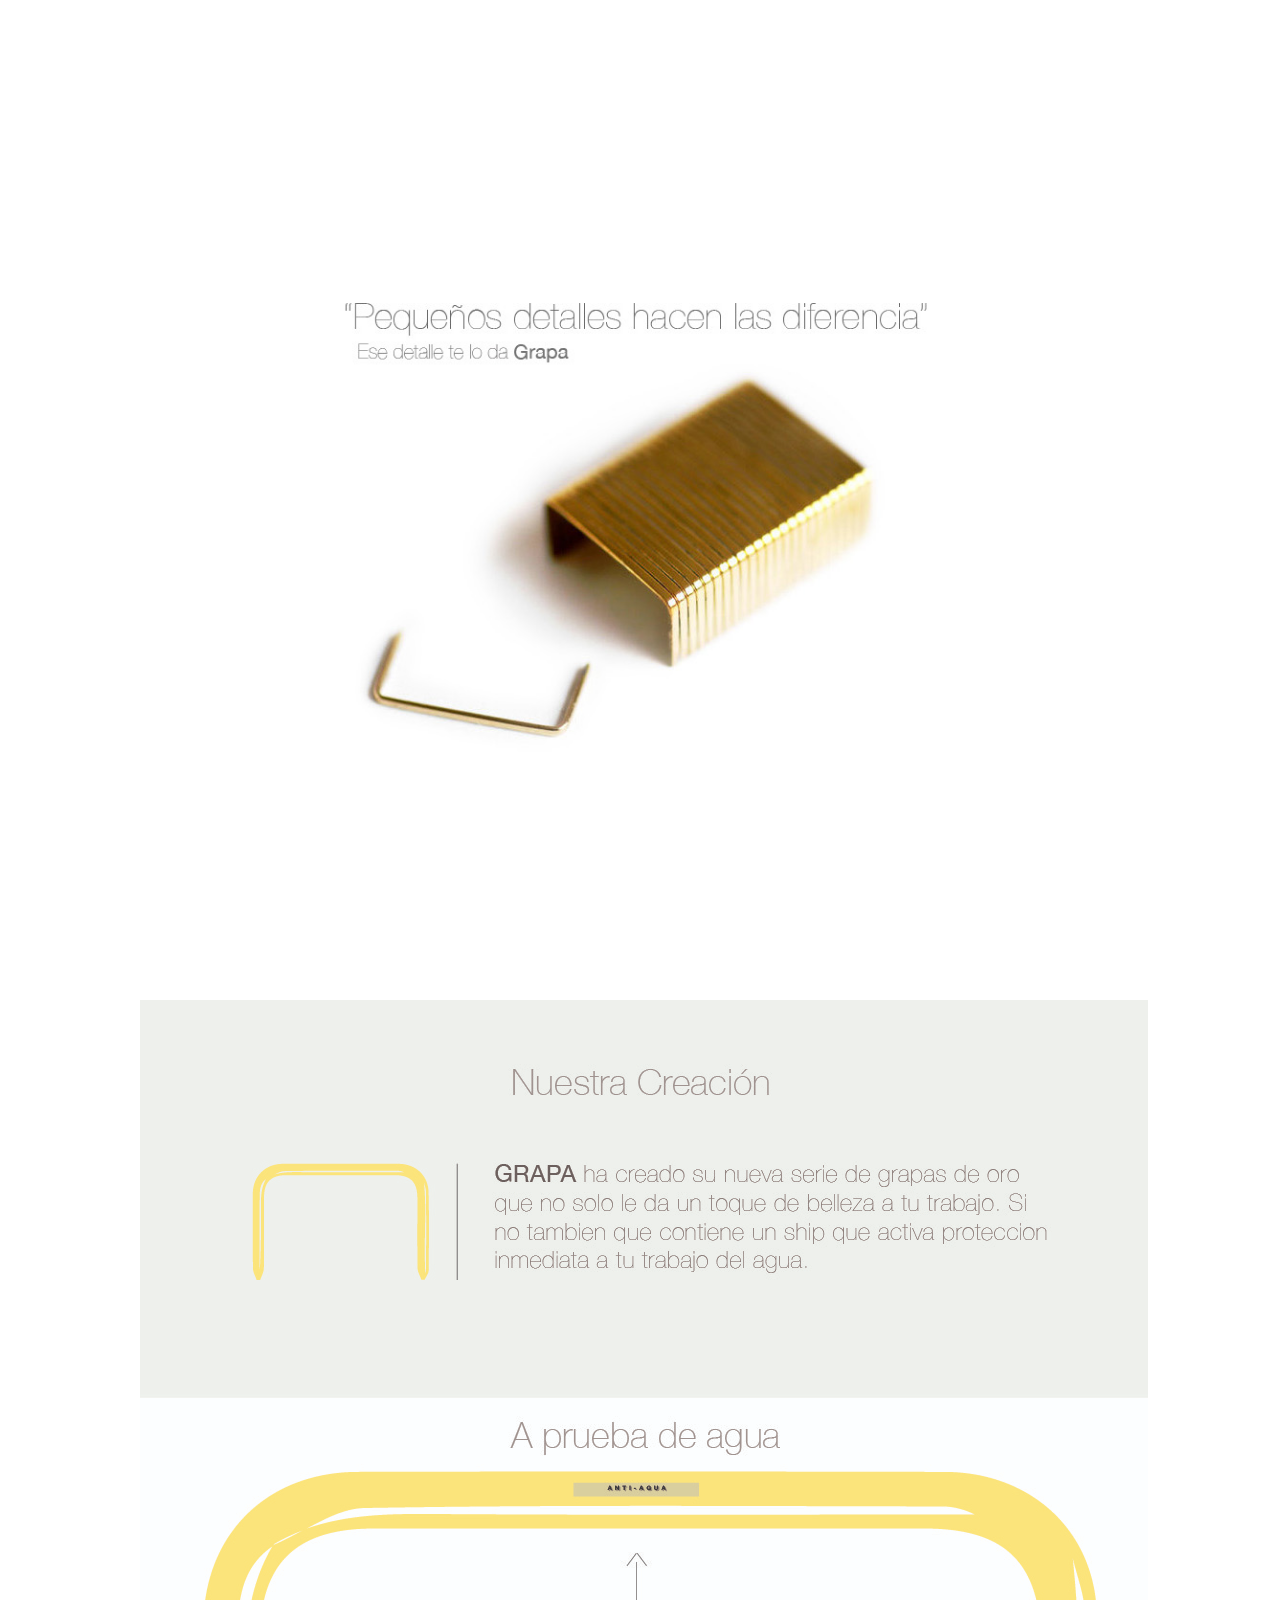
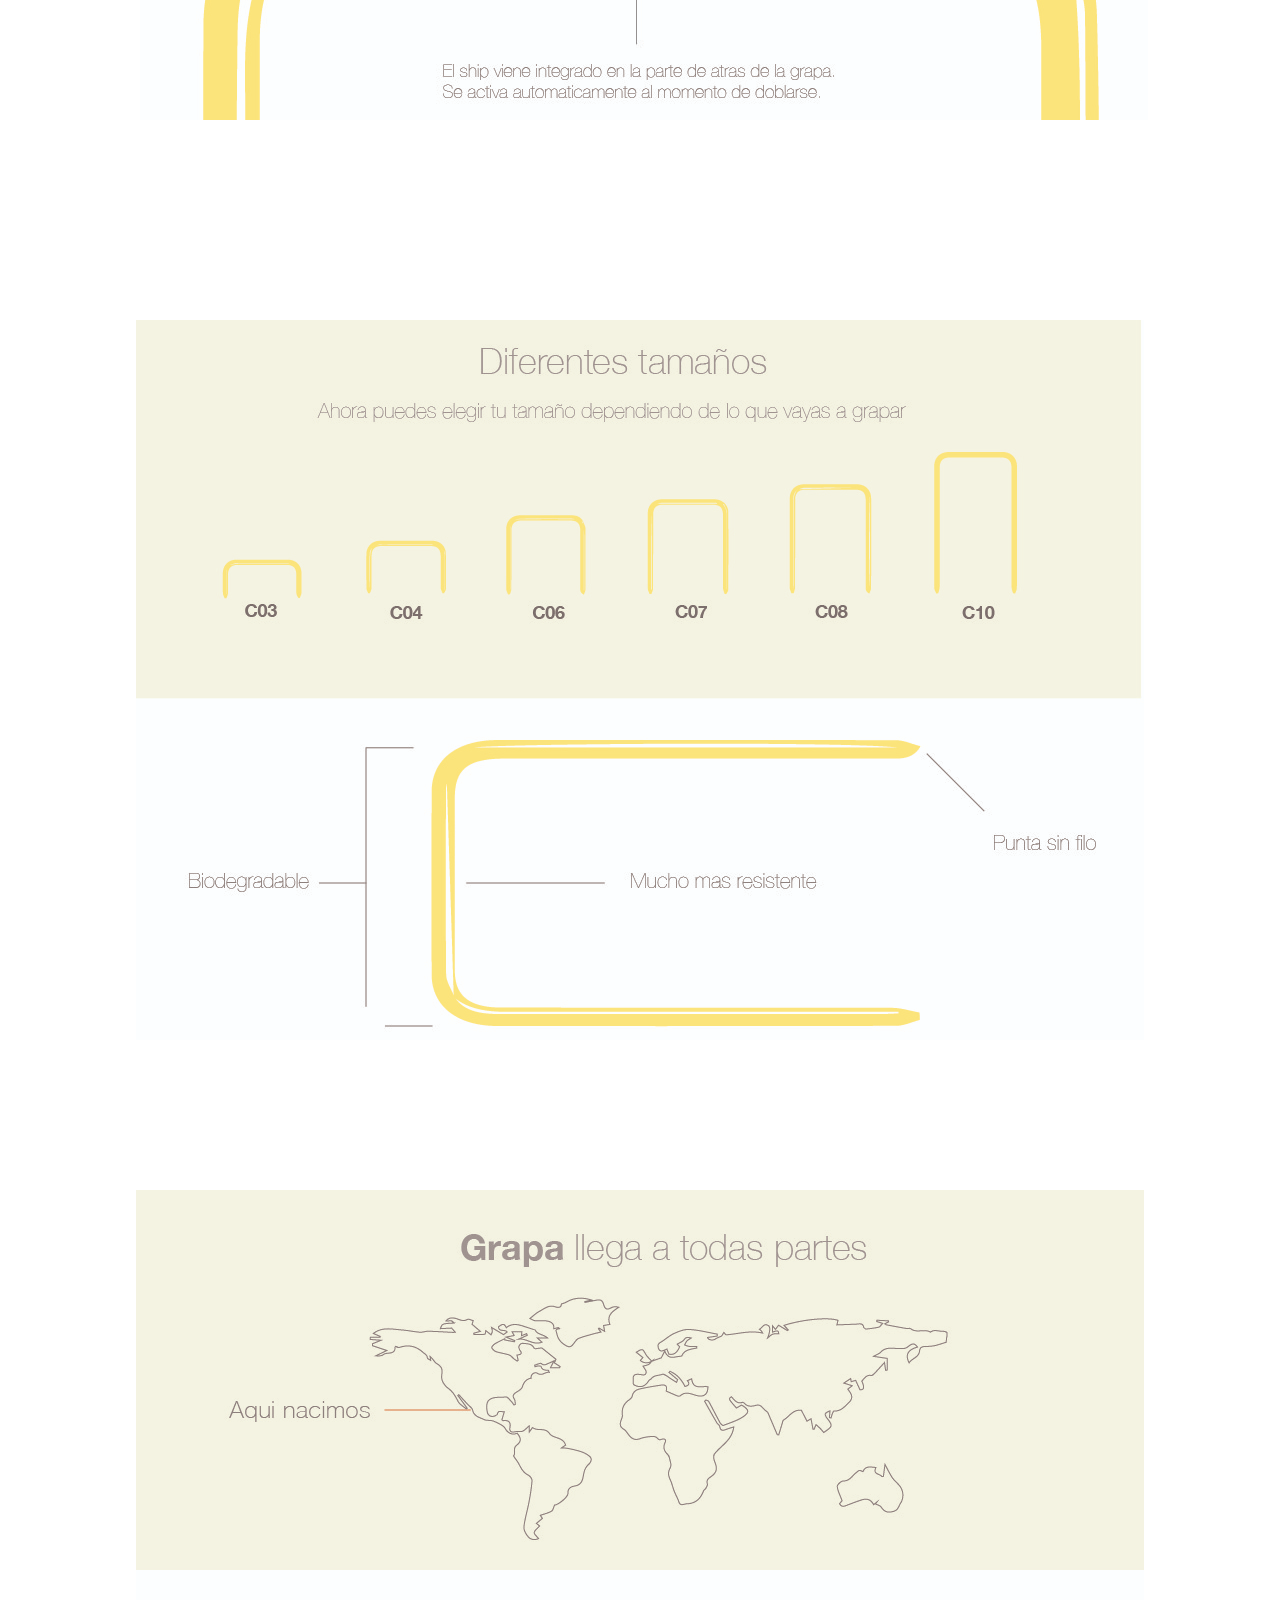
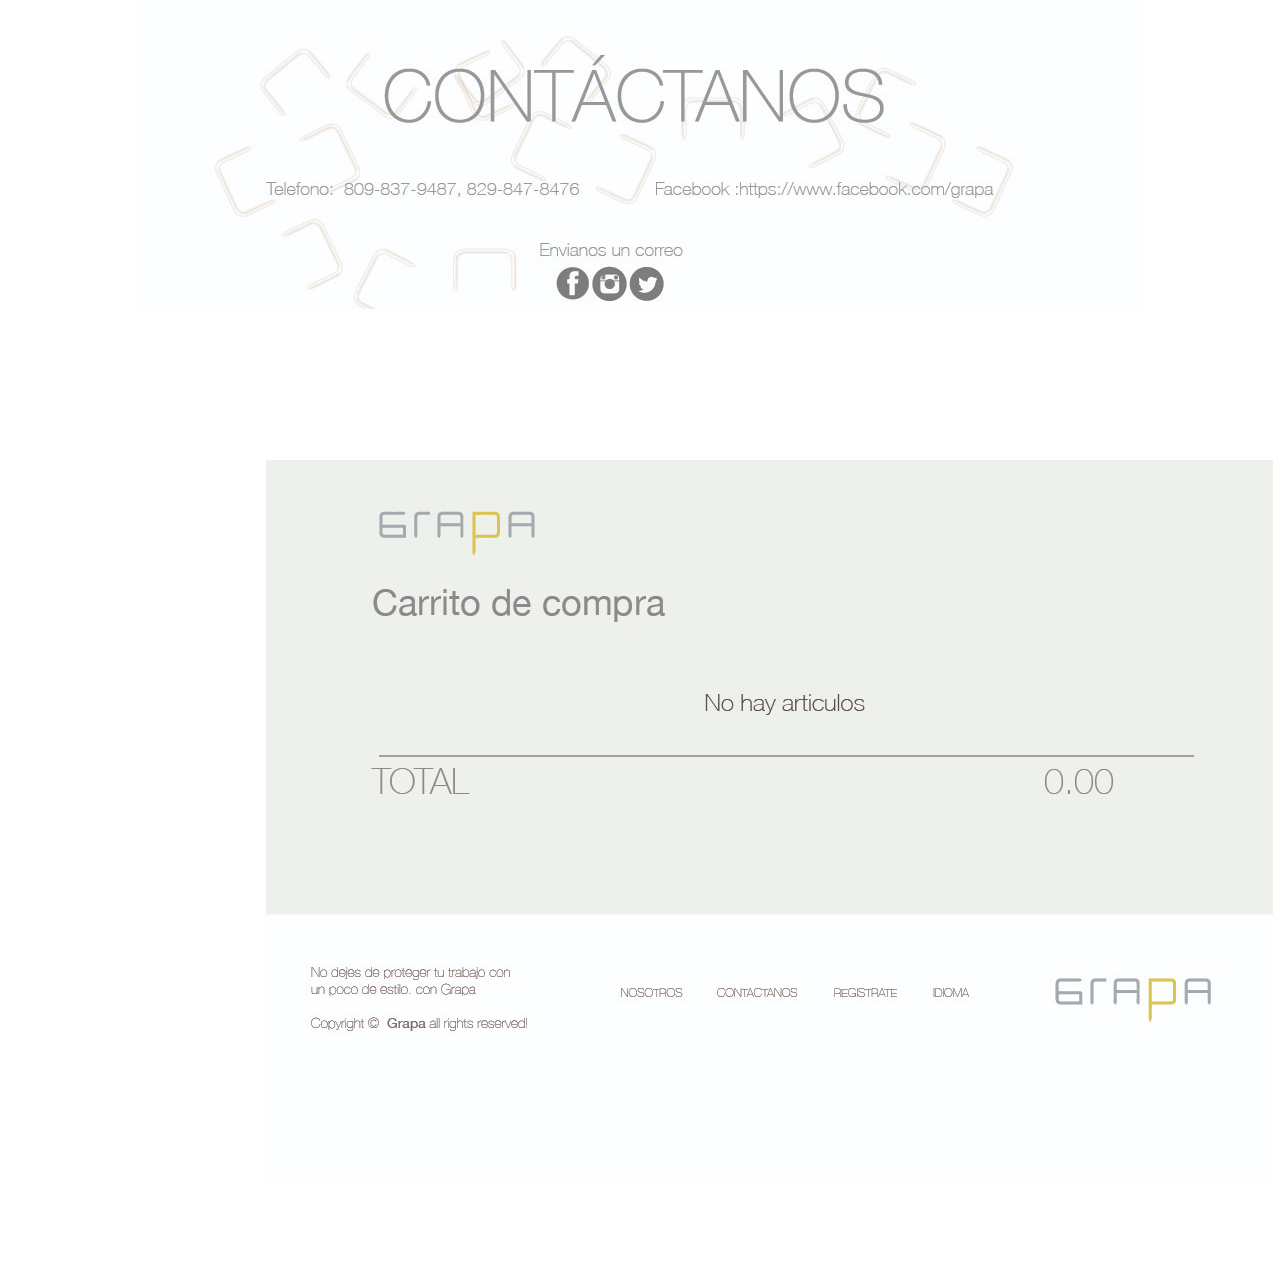
<file: Semana 7/grapa/Grapa/index.html>
<!DOCTYPE html>
<html lang="en">

<head>

    <meta charset="utf-8">
    <meta http-equiv="X-UA-Compatible" content="IE=edge">
    <meta name="viewport" content="width=device-width, initial-scale=1">
    <meta name="description" content="">
    <meta name="author" content="">

    <title>Creative - Start Bootstrap Theme</title>

    
    <link rel="stylesheet" href="css/bootstrap.min.css" type="text/css">

    
    <link href='http://fonts.googleapis.com/css?family=Open+Sans:300italic,400italic,600italic,700italic,800italic,400,300,600,700,800' rel='stylesheet' type='text/css'>
    <link href='http://fonts.googleapis.com/css?family=Merriweather:400,300,300italic,400italic,700,700italic,900,900italic' rel='stylesheet' type='text/css'>
    <link rel="stylesheet" href="font-awesome/css/font-awesome.min.css" type="text/css">

    
    <link rel="stylesheet" href="css/animate.min.css" type="text/css">

    <link rel="stylesheet" href="css/creative.css" type="text/css">

    

</head>

<body id="page-top">

    <nav id="mainNav" class="navbar navbar-default navbar-fixed-top">
        <div class="container-fluid">
            
            <div class="navbar-header">
                <button type="button" class="navbar-toggle collapsed" data-toggle="collapse" data-target="#bs-example-navbar-collapse-1">
                    <span class="sr-only">Toggle navigation</span>
                    <span class="icon-bar"></span>
                    <span class="icon-bar"></span>
                    <span class="icon-bar"></span>
                </button>
                
            </div>

           
            <div class="collapse navbar-collapse" id="bs-example-navbar-collapse-1">
                <ul class="nav navbar-nav navbar-right">
                    <li>
                        <a class="page-scroll" href="#about">Home</a>
                    </li>
                    <li>
                        <a class="page-scroll" href="#services">Process</a>
                    </li>
                    <li>
                        <a class="page-scroll" href="#portfolio">Type</a>
                    </li>
                    <li>
                        <a class="page-scroll" href="#contact">Download</a>
                    </li>
                </ul>
            </div>
           
        </div>
       
    </nav>

    <header>
        <div class="header-content">
            <div class="header-content-inner">
                
                
                
            </div>
        </div>
    </header>

    <section class="bg-primary" id="about">
        <div class="container">
            <div class="row">
                <div class="col-lg-8 col-lg-offset-2 text-center">
                <img src="img/fondo2.jpg">
                    
                </div>
            </div>
        </div>
    </section>

    <section id="services">
        <div class="container">
            <div class="row">
                <div class="col-lg-12 text-center">
                    <img src="img/fondo3.jpg">
                    </div>

                    <hr class="primary">
                </div>
            </div>
        </div>
        
    </section>


    <aside class="bg-dark">
        <div class="container text-center">
            <div class="call-to-action">
                <img src="img/fondo4.jpg">
        
            </div>
        </div>
    </aside>

    <section id="contact">
        <div class="container">
            <div class="row">
                <div class="col-lg-8 col-lg-offset-2 text-center">
                    <img src="img/fondo5.jpg">
                </div>
               
                
            </div>
        </div>
    </section>

    
    <script src="js/jquery.js"></script>

  
    <script src="js/bootstrap.min.js"></script>

    
    <script src="js/jquery.easing.min.js"></script>
    <script src="js/jquery.fittext.js"></script>
    <script src="js/wow.min.js"></script>

  
    <script src="js/creative.js"></script>

</body>

</html>
</file>
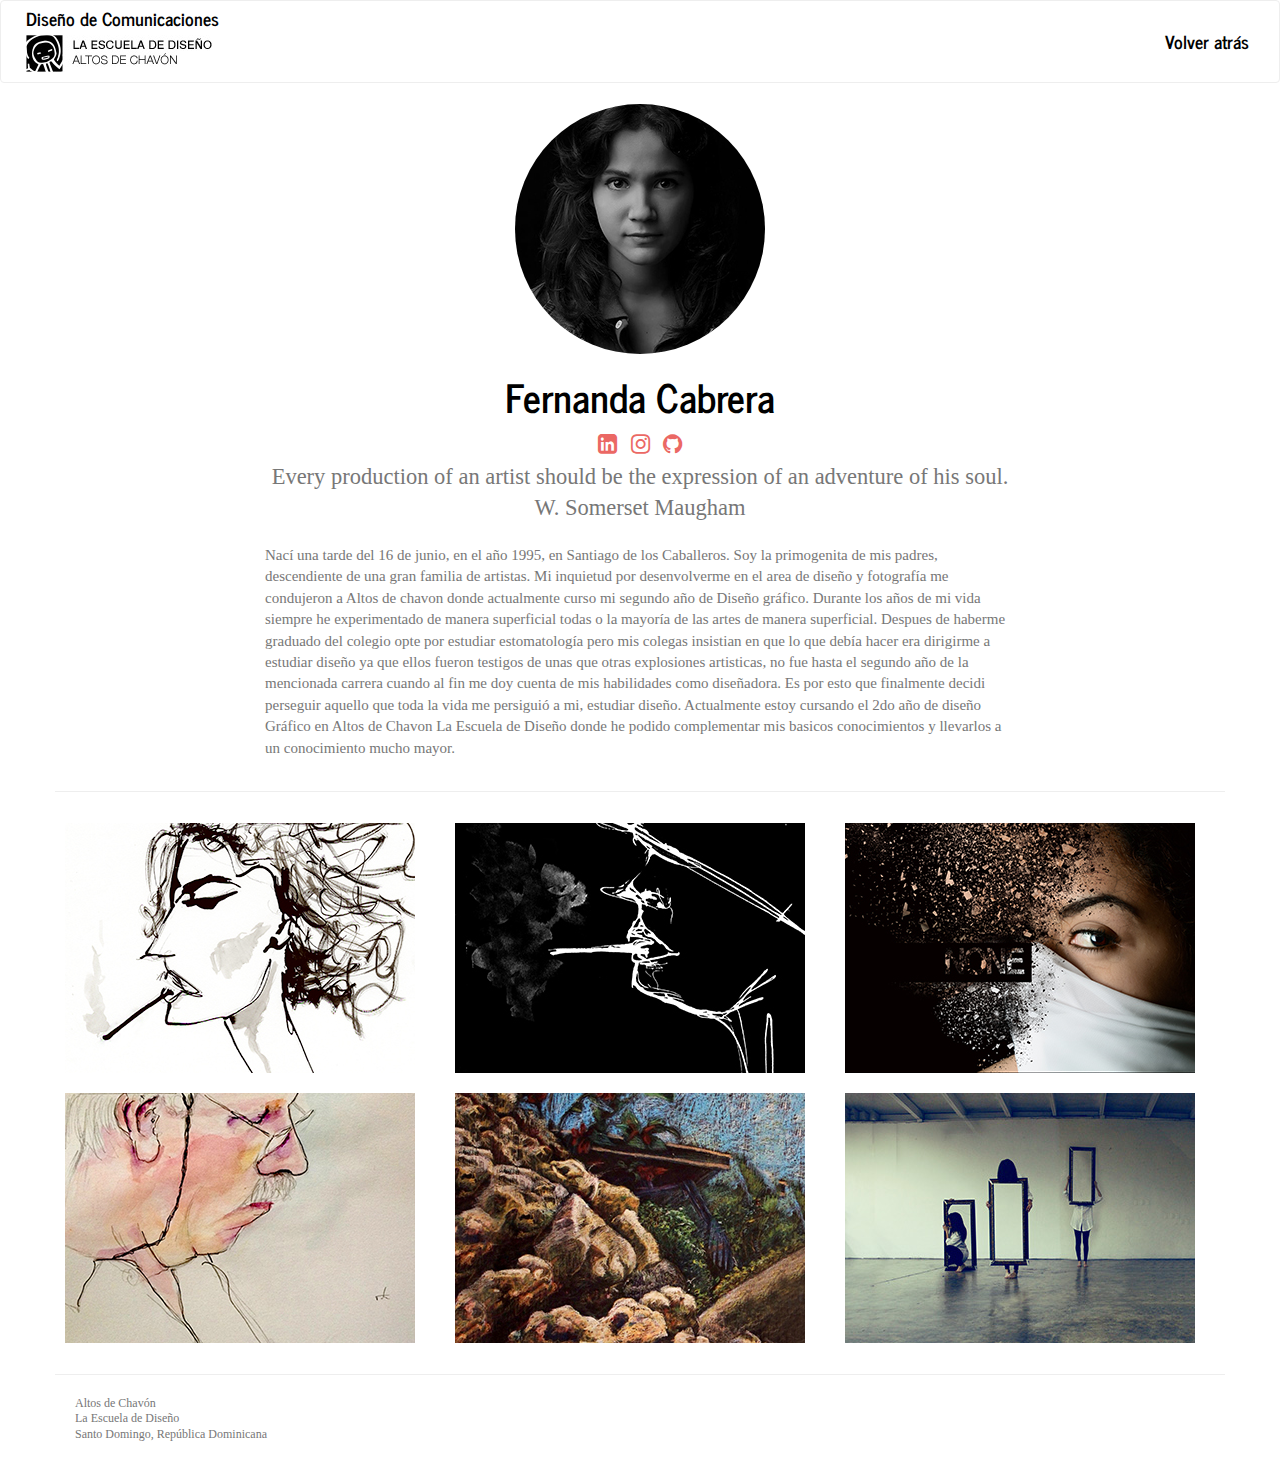
<file: Semana 1/profile.html>
<!DOCTYPE html>
<html lang="es">
<head>
	<meta charset="UTF-8">
	<meta http-equiv="X-UA-Compatible" content="IE=edge">
	<meta name="description" content="">
    <meta name="author" content="">
    <link rel="icon" href="images/favicon.ico">
    <meta name="viewport" content="width=device-width, initial-scale=1">
	<title>Web Design at Altos de Chavón School of Design</title>

  <!-- Bootstrap core CSS -->
  	<link rel="stylesheet" href="css/bootstrap.css">
    <link rel="stylesheet" href="css/styles.css">

    <link rel="stylesheet" href="https://maxcdn.bootstrapcdn.com/font-awesome/4.4.0/css/font-awesome.min.css">

    <!-- HTML5 shim and Respond.js for IE8 support of HTML5 elements and media queries -->
    <!--[if lt IE 9]>
      <script src="https://oss.maxcdn.com/html5shiv/3.7.2/html5shiv.min.js"></script>
      <script src="https://oss.maxcdn.com/respond/1.4.2/respond.min.js"></script>
    <![endif]-->	
</head>
<body>

      <!-- Navbar
      ================================================== -->
      <div class="bs-docs-section clearfix">
        <div class="row">
          <div class="col-lg-12">

            <div class="bs-component">
              <nav class="navbar navbar-default">
                <div class="container-fluid">
                  <div class="navbar-header">
                    <button type="button" class="navbar-toggle collapsed" data-toggle="collapse" data-target="#bs-example-navbar-collapse-1">
                      <span class="sr-only">Toggle navigation</span>
                      <span class="icon-bar"></span>
                      <span class="icon-bar"></span>
                      <span class="icon-bar"></span>
                    </button>

                    <div class="this-fall">
                      <p>Dise&ntilde;o de Comunicaciones</p>
                      <img src="images/altosdechavon.jpg" alt="">
                    </div> <!-- /.this-fall -->

                  </div>

                  <div class="collapse navbar-collapse" id="bs-example-navbar-collapse-1">
                    <ul class="nav navbar-nav navbar-right">
                      <li><a href="index.html">Volver atr&aacute;s</a></li>
                    </ul>
                  </div>
                </div>
              </nav>
            </div>

          </div>
        </div>
      </div>

  <div class="profile">
    <div class="container">

        <div class="row">
          <div class="col-md-12 text-center">
         <img src="images/Fernanda/Fernanda.jpg" alt="..." class="img-circle">
        <h1>Fernanda Cabrera</h1>
        <a href="https://www.linkedin.com/profile/view?id=AAIAABqOYEkBV58hIg2CGwzVP6502kD8p0IQBSI&trk=nav_responsive_tab_profile"><i class="fa fa-linkedin-square"></i></a>
        <a href="https://instagram.com/ferniecag/"><i class="fa fa-instagram"></i></a>
        <a href="https://github.com/Fernicg"><i class="fa fa-github"></i></a>      </div><!-- /.col-md-12 -->
        </div><!-- /.row -->

        <div class="row">
        <div class="col-md-8 col-md-offset-2">


        <p class="lead text-center">Every production of an artist should be the expression of an adventure of his soul.
            
W. Somerset Maugham</p>

        <p> Nací una tarde del 16 de junio, en el año 1995, en Santiago de los Caballeros. Soy la primogenita de mis padres, descendiente de una gran familia de artistas. Mi inquietud por desenvolverme en el area de diseño y fotografía me condujeron a Altos de chavon donde actualmente curso mi segundo año de Diseño gráfico. Durante los años de mi vida siempre he experimentado de manera superficial todas o la mayoría de las artes de manera superficial. Despues de haberme graduado del colegio opte por estudiar estomatología pero mis colegas insistian en que lo que debía hacer era dirigirme a estudiar diseño ya que ellos fueron testigos de unas que otras explosiones artisticas, no fue hasta el segundo año de la mencionada carrera cuando al fin me doy cuenta de mis habilidades como diseñadora. Es por esto que finalmente decidi perseguir aquello que toda la vida me persiguió a mi, estudiar diseño. Actualmente estoy cursando el 2do año de diseño Gráfico en Altos de Chavon La Escuela de Diseño donde he podido complementar mis basicos conocimientos y llevarlos a un conocimiento mucho mayor.   </p>

        </div><!-- /.col-md-8 -->
        </div><!-- /.row -->

    </div><!-- /.container -->
  </div><!-- /.profile --> 

  <div class="portfolio">
    <div class="container">

      <div class="row">  
        <hr>   
      </div>

      <div class="row" id="works">

      <div class="col-xs-12 col-sm-6 col-md-4">
        <a href="#portfolioModal1" class="portfolio-link" data-toggle="modal"><img src="images/Trabajos/1.jpg" alt="..." class="img-responsive"></a>
      </div><!-- /.col-md-4 -->

      <div class="col-xs-12 col-sm-6 col-md-4">
        <a href="#portfolioModal2" class="portfolio-link" data-toggle="modal"><img src="images/Trabajos/2.jpg" alt="..." class="img-responsive"></a>
      </div><!-- /.col-md-4 -->

      <div class="col-xs-12 col-sm-6 col-md-4">
        <a href="#portfolioModal3" class="portfolio-link" data-toggle="modal"><img src="images/Trabajos/3.jpg" alt="..." class="img-responsive"></a>
      </div><!-- /.col-md-4 -->

      <div class="col-xs-12 col-sm-6 col-md-4">
        <a href="#portfolioModal4" class="portfolio-link" data-toggle="modal"><img src="images/Trabajos/4.jpg" alt="..." class="img-responsive"></a>
      </div><!-- /.col-md-4 -->

       <div class="col-xs-12 col-sm-6 col-md-4">
        <a href="#portfolioModal5" class="portfolio-link" data-toggle="modal"><img src="images/Trabajos/5.jpg" alt="..." class="img-responsive"></a>
      </div><!-- /.col-md-4 -->

      <div class="col-xs-12 col-sm-6 col-md-4">
        <a href="#portfolioModal6" class="portfolio-link" data-toggle="modal"><img src="images/Trabajos/6.jpg" alt="..." class="img-responsive"></a>
      </div><!-- /.col-md-4 -->

      </div> <!-- /.row -->

    </div><!-- /.container -->
  </div><!-- /.portfolio --> 

  <div class="container">
  <div class="row"><hr></div>

    <div class="row">
       <footer class="footer">
            <p>Altos de Chavón<br> La Escuela de Dise&ntilde;o<br> Santo Domingo, Rep&uacute;blica Dominicana</p>
       </footer>
    </div>
  </div><!-- /.container -->

   <!-- Portfolio Modals -->
    <div class="portfolio-modal modal fade" id="portfolioModal1" tabindex="-1" role="dialog" aria-hidden="true">
        <div class="modal-content">
            <div class="close-modal" data-dismiss="modal">
                <div class="lr">
                    <div class="rl">
                    </div>
                </div>
            </div>
            <div class="container">
                <div class="row">
                    <div class="col-lg-8 col-lg-offset-2">
                        <div class="modal-body">
                            <h2>La rubia del cigarrillo</h2>
                            <hr class="star-primary">
                            <img src="images/Trabajos/g1.jpg" alt="">
                            <p>Una mujer de la alta sociedad juzgada por su "extraña" forma de ver la vida. . </p>
                            <ul class="list-inline item-details">
                                <li>Asignatura:
                                    <strong>Illustración</strong>
                                </li>
                                <li>Fecha:
                                    <strong>Agosto 2015</strong>
                                </li>
                            </ul>
                            <button type="button" class="btn btn-default" data-dismiss="modal"><i class="fa fa-times"></i> Cerrar</button>
                        </div>
                    </div>
                </div>
            </div>
        </div>
    </div>

    <div class="portfolio-modal modal fade" id="portfolioModal2" tabindex="-1" role="dialog" aria-hidden="true">
        <div class="modal-content">
            <div class="close-modal" data-dismiss="modal">
                <div class="lr">
                    <div class="rl">
                    </div>
                </div>
            </div>
            <div class="container">
                <div class="row">
                    <div class="col-lg-8 col-lg-offset-2">
                        <div class="modal-body">
                            <h2>La rubia del cabaret</h2>
                            <hr class="star-primary">
                            <img src="images/Trabajos/g2.jpg"class="img-responsive img-centered" alt="">
                            <p>Dejarse fluir por los sonidos es lo que se plantea aqui. Experimentar bajo los 5 sentidos. Este es el resultado de una cancion muy sensual. Elaborado con tinta china y manipulado digitalmente </p>
                            <ul class="list-inline item-details">
                                <li>Asignatura:
                                    <strong>Taller Experimental</strong>
                                </li>
                                <li>Fecha:
                                    <strong>Septiembre 2015</strong>
                                </li>
                            </ul>
                            <button type="button" class="btn btn-default" data-dismiss="modal"><i class="fa fa-times"></i> Cerrar</button>
                        </div>
                    </div>
                </div>
            </div>
        </div>
    </div>

    <div class="portfolio-modal modal fade" id="portfolioModal3" tabindex="-1" role="dialog" aria-hidden="true">
        <div class="modal-content">
            <div class="close-modal" data-dismiss="modal">
                <div class="lr">
                    <div class="rl">
                    </div>
                </div>
            </div>
            <div class="container">
                <div class="row">
                    <div class="col-lg-8 col-lg-offset-2">
                        <div class="modal-body">
                            <h2>Esparciendose</h2>
                            <hr class="star-primary">
                            <img src="images/Trabajos/g3.jpg" alt="">
                            <p>Este proyecto trata basicamente de aprender a manipular las herramientas del photoshop, logrando asi un efecto irreal. Fotografía manipulada digitalmente</p>
                            <ul class="list-inline item-details">
                                <li>Asignatura:
                                    <strong>Creatividad Digital</strong>
                                </li>
                                <li>Fecha:
                                    <strong>Agosto 2015</strong>
                                </li>
                            </ul>
                            <button type="button" class="btn btn-default" data-dismiss="modal"><i class="fa fa-times"></i> Cerrar</button>
                        </div>
                    </div>
                </div>
            </div>
        </div>
    </div>

    <div class="portfolio-modal modal fade" id="portfolioModal4" tabindex="-1" role="dialog" aria-hidden="true">
        <div class="modal-content">
            <div class="close-modal" data-dismiss="modal">
                <div class="lr">
                    <div class="rl">
                    </div>
                </div>
            </div>
            <div class="container">
                <div class="row">
                    <div class="col-lg-8 col-lg-offset-2">
                        <div class="modal-body">
                            <h2>De perfil</h2>
                            <hr class="star-primary">
                            <img src="images/Trabajos/g4.jpg" alt="">
                            <p>Acuarela sobre papel. </p>
                            <ul class="list-inline item-details">
                                <li>Asignatura:
                                    <strong>Pintura</strong>
                                </li>
                                <li>Fecha:
                                    <strong>Julio 2015</strong>
                                </li>
                            </ul>
                            <button type="button" class="btn btn-default" data-dismiss="modal"><i class="fa fa-times"></i> Cerrar</button>
                        </div>
                    </div>
                </div>
            </div>
        </div>
    </div>    

    <div class="portfolio-modal modal fade" id="portfolioModal5" tabindex="-1" role="dialog" aria-hidden="true">
        <div class="modal-content">
            <div class="close-modal" data-dismiss="modal">
                <div class="lr">
                    <div class="rl">
                    </div>
                </div>
            </div>
            <div class="container">
                <div class="row">
                    <div class="col-lg-8 col-lg-offset-2">
                        <div class="modal-body">
                            <h2>La piedra</h2>
                            <hr class="star-primary">
                            <img src="images/Trabajos/g5.jpg" alt="">
                            <p>Dibujo elaborado con pasteles de aceite. </p>
                            <ul class="list-inline item-details">
                                <li>Asignatura:
                                    <strong>DIbujo</strong>
                                </li>
                                <li>Fecha:
                                    <strong>Febrero 2015</strong>
                                </li>
                            </ul>
                            <button type="button" class="btn btn-default" data-dismiss="modal"><i class="fa fa-times"></i> Cerrar</button>
                        </div>
                    </div>
                </div>
            </div>
        </div>
    </div>

    <div class="portfolio-modal modal fade" id="portfolioModal6" tabindex="-1" role="dialog" aria-hidden="true">
        <div class="modal-content">
            <div class="close-modal" data-dismiss="modal">
                <div class="lr">
                    <div class="rl">
                    </div>
                </div>
            </div>
            <div class="container">
                <div class="row">
                    <div class="col-lg-8 col-lg-offset-2">
                        <div class="modal-body">
                            <h2>Espejo del alma</h2>
                            <hr class="star-primary">
                            <img src="images/Trabajos/g6.jpg" alt="">
                            <p>fotografía manipulada digitalmente</p>
                            <ul class="list-inline item-details">
                                <li>Asignatura:
                                    <strong>Creatividad Digital</strong>
                                </li>
                                <li>Fecha:
                                    <strong>Febrero 2015</strong>
                                </li>
                            </ul>
                            <button type="button" class="btn btn-default" data-dismiss="modal"><i class="fa fa-times"></i> Cerrar</button>
                        </div>
                    </div>
                </div>
            </div>
        </div>
    </div>    

    <!-- Bootstrap core JavaScript
    ================================================== -->
    <script src="https://ajax.googleapis.com/ajax/libs/jquery/1.11.3/jquery.min.js"></script>
    <script src="js/bootstrap.min.js"></script>

	
</body>
</html>
</file>
<file: Semana 7/grapa/Grapa/css/creative.css>
html,
body {
    width: 100%;
    height: 100%;
}

body {
    font-family: Merriweather,'Helvetica Neue',Arial,sans-serif;
}

hr {
    max-width: 50px;
    border-color: #f05f40;
    border-width: 3px;
}

hr.light {
    border-color: #fff;
}

a {
    color: #f05f40;
    -webkit-transition: all .35s;
    -moz-transition: all .35s;
    transition: all .35s;
}

a:hover,
a:focus {
    color: #eb3812;
}




ne-height: 1.5;
}

.fondo3 {display: block; margin: 70px auto;}

.fondo2 {display: block; margin: 1px auto;
}

.bg-primary {
    background-color: white;
    background-position: center;
    padding-left: -100px;
    margin-left:  -250px;
    
}

.body {
    text-align: center;
}

.video {
    position: center;
    margin-bottom: 20px;
    margin: 0 auto;
text-align: center;
margin-bottom: 40px;

}

.bg-dark {
    color: white;
    background-color: white;
}

.text-faded {
    color: rgba(255,255,255,.7);
}

section {
    padding: 100px 0;
}

aside {
    padding: 50px 0;
}

.no-padding {
    padding: 0;
}

.navbar-default {
    border-color: rgba(34,34,34,.05);
    font-family: 'Open Sans','Helvetica Neue',Arial,sans-serif;
    position: center !important;
    padding-left: 50px;
    text-align: center;
}



.navbar-default .nav > li>a,
.navbar-default .nav>li>a:focus {
    text-transform: uppercase;
    font-size: 13px;
    font-weight: 700;
    color: #222;
}

.navbar-default .nav > li>a:hover,
.navbar-default .nav>li>a:focus:hover {
    color: #f05f40;
}

.navbar-default .nav > li.active>a,
.navbar-default .nav>li.active>a:focus {
    color: #f05f40!important;
    background-color: transparent;
}

.navbar-default .nav > li.active>a:hover,
.navbar-default .nav>li.active>a:focus:hover {
    background-color: transparent;
}

@media(min-width:768px) {
    .navbar-default {
        border-color: rgba(255,255,255,.3);
        background-color: transparent;
    }

    .navbar-default .navbar-header .navbar-brand {
        color: rgba(255,255,255,.7);
    }

    .navbar-default .navbar-header .navbar-brand:hover,
    .navbar-default .navbar-header .navbar-brand:focus {
        color: #fff;
    }

    .navbar-default .nav > li>a,
    .navbar-default .nav>li>a:focus {
        color: rgba(255,255,255,.7);
    }

    .navbar-default .nav > li>a:hover,
    .navbar-default .nav>li>a:focus:hover {
        color: #black;
    }

    .navbar-default.affix {
        border-color: rgba(34,34,34,.05);
        background-color: #fff;
    }

    .navbar-default.affix .navbar-header .navbar-brand {
        font-size: 14px;
        color: #f05f40;
    }

    .navbar-default.affix .navbar-header .navbar-brand:hover,
    .navbar-default.affix .navbar-header .navbar-brand:focus {
        color: #5da046;
    }

    .navbar-default.affix .nav > li>a,
    .navbar-default.affix .nav>li>a:focus {
        color: #222;
    }

    .navbar-default.affix .nav > li>a:hover,
    .navbar-default.affix .nav>li>a:focus:hover {
        color: #f05f40;
    }
}

.nav navbar-nav navbar-right {
    margin-right: -500px;
}

header {
    position: relative;
    width: 100%;
    min-height: auto;
    text-align: center;
    color: #fff;
    background-image: url(../img/Fondo.jpg);
    background-position: center;
    -webkit-background-size: cover;
    -moz-background-size: cover;
    background-size: cover;
    -o-background-size: cover;
}

header .header-content {
    position: relative;
    width: 100%;
    padding: 100px 15px;
    text-align: center;
}



header .header-content .header-content-inner p {
    margin-bottom: 50px;
    font-size: 16px;
    font-weight: 300;
    color: rgba(255,255,255,.7);
}

@media(min-width:768px) {
    header {
        min-height: 100%;
    }

    header .header-content {
        position: absolute;
        top: 50%;
        padding: 0 50px;
        -webkit-transform: translateY(-50%);
        -ms-transform: translateY(-50%);
        transform: translateY(-50%);
    }

    header .header-content .header-content-inner {
        margin-right: auto;
        margin-left: auto;
        max-width: 1000px;
    }

    header .header-content .header-content-inner p {
        margin-right: auto;
        margin-left: auto;
        max-width: 80%;
        font-size: 18px;
    }
}

.section-heading {
    margin-top: 0;
}

.service-box {
    margin: 50px auto 0;
    max-width: 400px;
}

@media(min-width:992px) {
    .service-box {
        margin: 20px auto 0;
    }
}

.service-box p {
    margin-bottom: 0;
}

0px;
}



@media(min-width:768px) {
    .portfolio-box .portfolio-box-caption .portfolio-box-caption-content .project-category {
        font-size: 16px;
    }

    .portfolio-box .portfolio-box-caption .portfolio-box-caption-content .project-name {
        font-size: 22px;
    }
}

.call-to-action h2 {
    margin: 0 auto 20px;
}

.text-primary {
    color: #f05f40;
}

.no-gutter > [class*=col-] {
    padding-right: 0;
    padding-left: 0;
}

.btn-default {
    border-color: #fff;
    color: #222;
    background-color: #fff;
    -webkit-transition: all .35s;
    -moz-transition: all .35s;
    transition: all .35s;
}

.btn-default:hover,
.btn-default:focus,
.btn-default.focus,
.btn-default:active,
.btn-default.active,
.open > .dropdown-toggle.btn-default {
    border-color: #ededed;
    color: #222;
    background-color: #f2f2f2;
}

.btn-default:active,
.btn-default.active,
.open > .dropdown-toggle.btn-default {
    background-image: none;
}

.btn-default.disabled,
.btn-default[disabled],
fieldset[disabled] .btn-default,
.btn-default.disabled:hover,
.btn-default[disabled]:hover,
fieldset[disabled] .btn-default:hover,
.btn-default.disabled:focus,
.btn-default[disabled]:focus,
fieldset[disabled] .btn-default:focus,
.btn-default.disabled.focus,
.btn-default[disabled].focus,
fieldset[disabled] .btn-default.focus,
.btn-default.disabled:active,
.btn-default[disabled]:active,
fieldset[disabled] .btn-default:active,
.btn-default.disabled.active,
.btn-default[disabled].active,
fieldset[disabled] .btn-default.active {
    border-color: #fff;
    background-color: #fff;
}

.btn-default .badge {
    color: #fff;
    background-color: #222;
}

.btn-primary {
    border-color: #f05f40;
    color: #fff;
    background-color: #f05f40;
    -webkit-transition: all .35s;
    -moz-transition: all .35s;
    transition: all .35s;
}

.btn-primary:hover,
.btn-primary:focus,
.btn-primary.focus,
.btn-primary:active,
.btn-primary.active,
.open > .dropdown-toggle.btn-primary {
    border-color: #ed431f;
    color: #fff;
    background-color: #ee4b28;
}

.btn-primary:active,
.btn-primary.active,
.open > .dropdown-toggle.btn-primary {
    background-image: none;
}

.btn-primary.disabled,
.btn-primary[disabled],
fieldset[disabled] .btn-primary,
.btn-primary.disabled:hover,
.btn-primary[disabled]:hover,
fieldset[disabled] .btn-primary:hover,
.btn-primary.disabled:focus,
.btn-primary[disabled]:focus,
fieldset[disabled] .btn-primary:focus,
.btn-primary.disabled.focus,
.btn-primary[disabled].focus,
fieldset[disabled] .btn-primary.focus,
.btn-primary.disabled:active,
.btn-primary[disabled]:active,
fieldset[disabled] .btn-primary:active,
.btn-primary.disabled.active,
.btn-primary[disabled].active,
fieldset[disabled] .btn-primary.active {
    border-color: #f05f40;
    background-color: #f05f40;
}

.btn-primary .badge {
    color: #f05f40;
    background-color: #fff;
}

.btn {
    border: 0;
    border-radius: 300px;
    text-transform: uppercase;
    font-family: 'Open Sans','Helvetica Neue',Arial,sans-serif;
    font-weight: 700;
}

.btn-xl {
    padding: 15px 30px;
}

::-moz-selection {
    text-shadow: none;
    color: #fff;
    background: #222;
}

::selection {
    text-shadow: none;
    color: #fff;
    background: #222;
}


img::-moz-selection {
    color: #1ecd3f;
    background: 0 0;
}

body {
    webkit-tap-highlight-color: #1ecd3f;
}
</file>
<file: Semana 1/css/styles.css>
.this-fall {
	color: #000;
	margin: 10px;
	margin-top: 5px;
}

.this-fall img {
	margin-top: -8px;
}

.students div div {
	text-align: center;
	margin: 40px 0 40px 0;
}

.students a i, .profile a i {
	font-size: 1.5em;
	margin: 5px;
}

#works div {
	padding: 10px;
}

@media screen and (max-width: 722px) {
	#works img {
		margin: 0 auto;
	}	
}

@media screen and (min-width: 758px) {
.navbar-right li a {
    margin-top: 10px;
}
}

footer {
	font-size: 0.8em;
	line-height: 1.3em;
	margin-bottom: 40px;
	padding-left: 20px;
}

.img-centered {
    margin: 0 auto;
}

/** PORTFOLIO MODAL **/
.portfolio-modal .modal-content {
    padding: 100px 0;
    min-height: 100%;
    border: 0;
    border-radius: 0;
    text-align: center;
    background-clip: border-box;
    -webkit-box-shadow: none;
    box-shadow: none;
}

.portfolio-modal .modal-content h2 {
    margin: 0;
    font-size: 3em;
}

.portfolio-modal .modal-content img {
    margin-bottom: 30px;
}

.portfolio-modal .modal-content .item-details {
    margin: 30px 0;
}

.portfolio-modal .close-modal {
    position: absolute;
    top: 25px;
    right: 25px;
    width: 75px;
    height: 75px;
    background-color: transparent;
    cursor: pointer;
}

.portfolio-modal .close-modal:hover {
    opacity: .3;
}

.portfolio-modal .close-modal .lr {
    z-index: 1051;
    width: 1px;
    height: 75px;
    margin-left: 35px;
    background-color: #2c3e50;
    -webkit-transform: rotate(45deg);
    -ms-transform: rotate(45deg);
    transform: rotate(45deg);
}

.portfolio-modal .close-modal .lr .rl {
    z-index: 1052;
    width: 1px;
    height: 75px;
    background-color: #2c3e50;
    -webkit-transform: rotate(90deg);
    -ms-transform: rotate(90deg);
    transform: rotate(90deg);
}

.portfolio-modal .modal-backdrop {
    display: none;
    opacity: 0;
}
</file>
